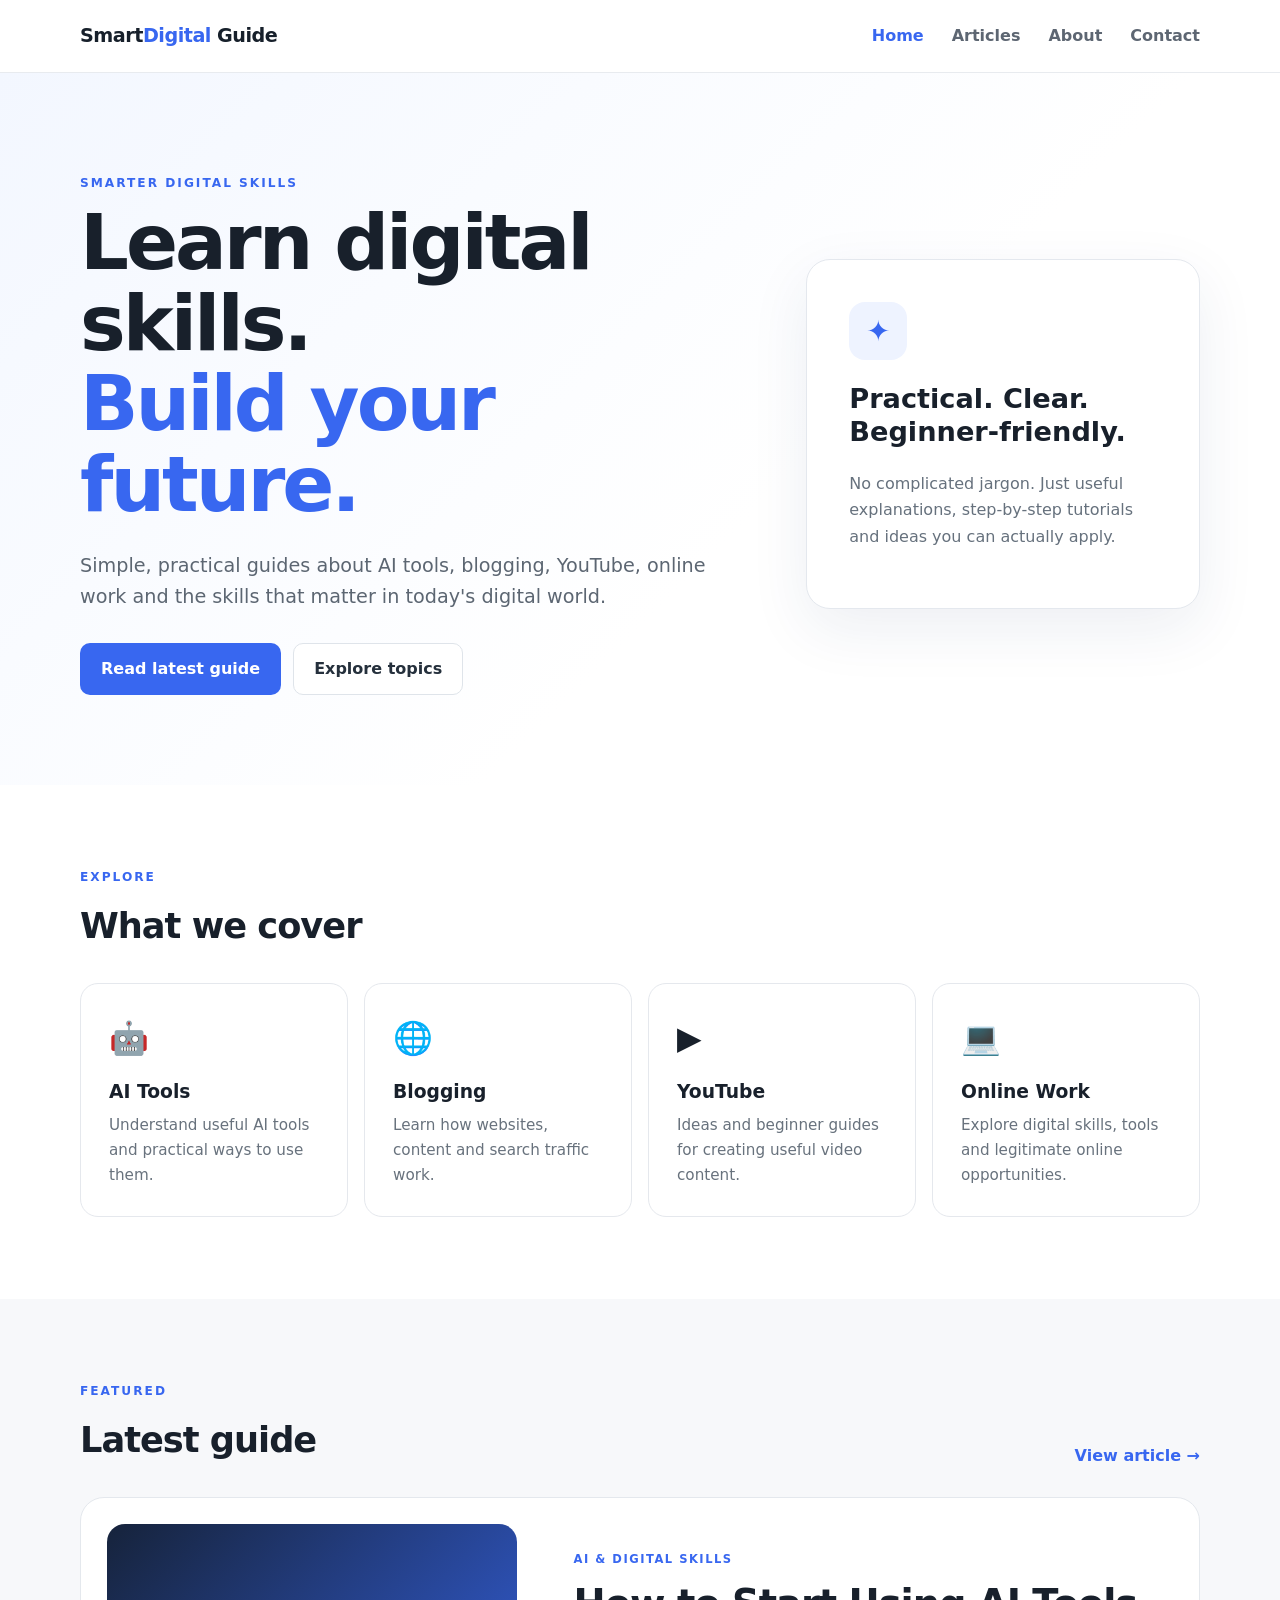
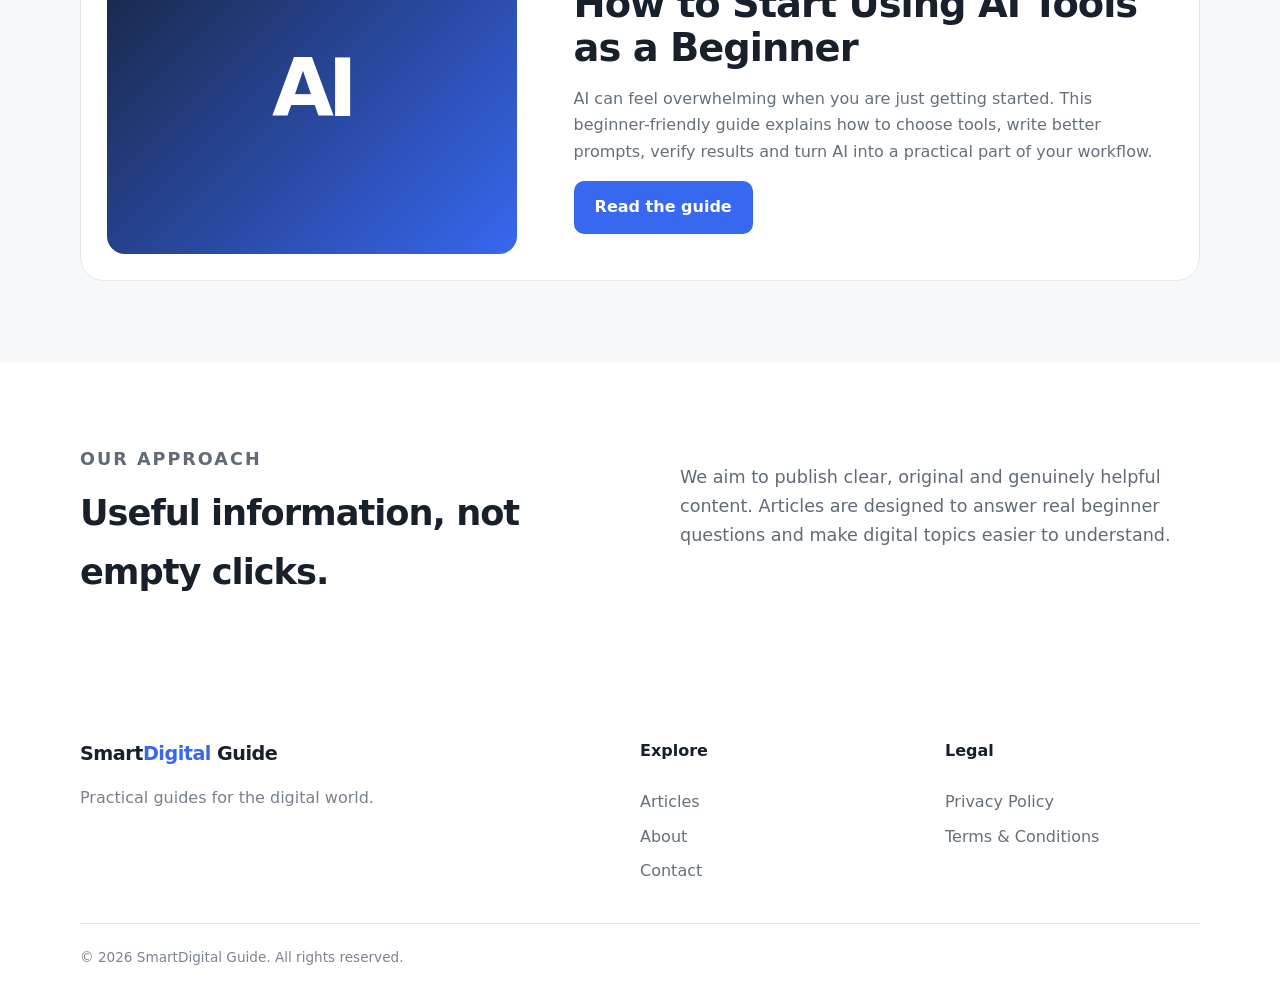
<file: index.html>
<!doctype html>
<html lang="en">
<head>
<meta charset="utf-8">
<meta name="viewport" content="width=device-width, initial-scale=1">
<meta name="description" content="SmartDigital Guide — practical guides to AI tools, blogging, YouTube, online work and digital skills.">
<title>SmartDigital Guide | AI, Online Work & Digital Skills</title>
<link rel="stylesheet" href="style.css">
</head>
<body>
<header class="site-header">
  <div class="container nav">
    <a class="logo" href="index.html">Smart<span>Digital</span> Guide</a>
    <nav>
      <a class="active" href="index.html">Home</a>
      <a href="article.html">Articles</a>
      <a href="about.html">About</a>
      <a href="contact.html">Contact</a>
    </nav>
    <button class="menu" aria-label="Toggle menu">☰</button>
  </div>
</header>

<main>
<section class="hero">
  <div class="container hero-grid">
    <div>
      <p class="eyebrow">SMARTER DIGITAL SKILLS</p>
      <h1>Learn digital skills.<br><span>Build your future.</span></h1>
      <p class="lead">Simple, practical guides about AI tools, blogging, YouTube, online work and the skills that matter in today's digital world.</p>
      <div class="hero-actions">
        <a class="btn primary" href="article.html">Read latest guide</a>
        <a class="btn secondary" href="#topics">Explore topics</a>
      </div>
    </div>
    <div class="hero-card">
      <div class="hero-icon">✦</div>
      <h2>Practical. Clear. Beginner-friendly.</h2>
      <p>No complicated jargon. Just useful explanations, step-by-step tutorials and ideas you can actually apply.</p>
    </div>
  </div>
</section>

<section id="topics" class="section">
  <div class="container">
    <div class="section-head"><div><p class="eyebrow">EXPLORE</p><h2>What we cover</h2></div></div>
    <div class="topic-grid">
      <a class="topic" href="article.html"><span>🤖</span><h3>AI Tools</h3><p>Understand useful AI tools and practical ways to use them.</p></a>
      <a class="topic" href="article.html"><span>🌐</span><h3>Blogging</h3><p>Learn how websites, content and search traffic work.</p></a>
      <a class="topic" href="article.html"><span>▶️</span><h3>YouTube</h3><p>Ideas and beginner guides for creating useful video content.</p></a>
      <a class="topic" href="article.html"><span>💻</span><h3>Online Work</h3><p>Explore digital skills, tools and legitimate online opportunities.</p></a>
    </div>
  </div>
</section>

<section class="section muted">
  <div class="container">
    <div class="section-head"><div><p class="eyebrow">FEATURED</p><h2>Latest guide</h2></div><a class="text-link" href="article.html">View article →</a></div>
    <article class="featured">
      <div class="feature-art">AI</div>
      <div class="feature-copy">
        <span class="tag">AI & DIGITAL SKILLS</span>
        <h2>How to Start Using AI Tools as a Beginner</h2>
        <p>AI can feel overwhelming when you are just getting started. This beginner-friendly guide explains how to choose tools, write better prompts, verify results and turn AI into a practical part of your workflow.</p>
        <a class="btn primary" href="article.html">Read the guide</a>
      </div>
    </article>
  </div>
</section>

<section class="section">
  <div class="container trust">
    <div><p class="eyebrow">OUR APPROACH</p><h2>Useful information, not empty clicks.</h2></div>
    <p>We aim to publish clear, original and genuinely helpful content. Articles are designed to answer real beginner questions and make digital topics easier to understand.</p>
  </div>
</section>
</main>

<footer>
  <div class="container footer-grid">
    <div><a class="logo" href="index.html">Smart<span>Digital</span> Guide</a><p>Practical guides for the digital world.</p></div>
    <div><h4>Explore</h4><a href="article.html">Articles</a><a href="about.html">About</a><a href="contact.html">Contact</a></div>
    <div><h4>Legal</h4><a href="privacy.html">Privacy Policy</a><a href="terms.html">Terms & Conditions</a></div>
  </div>
  <div class="container copyright">© 2026 SmartDigital Guide. All rights reserved.</div>
</footer>
<script src="script.js"></script>
</body>
</html>
</file>
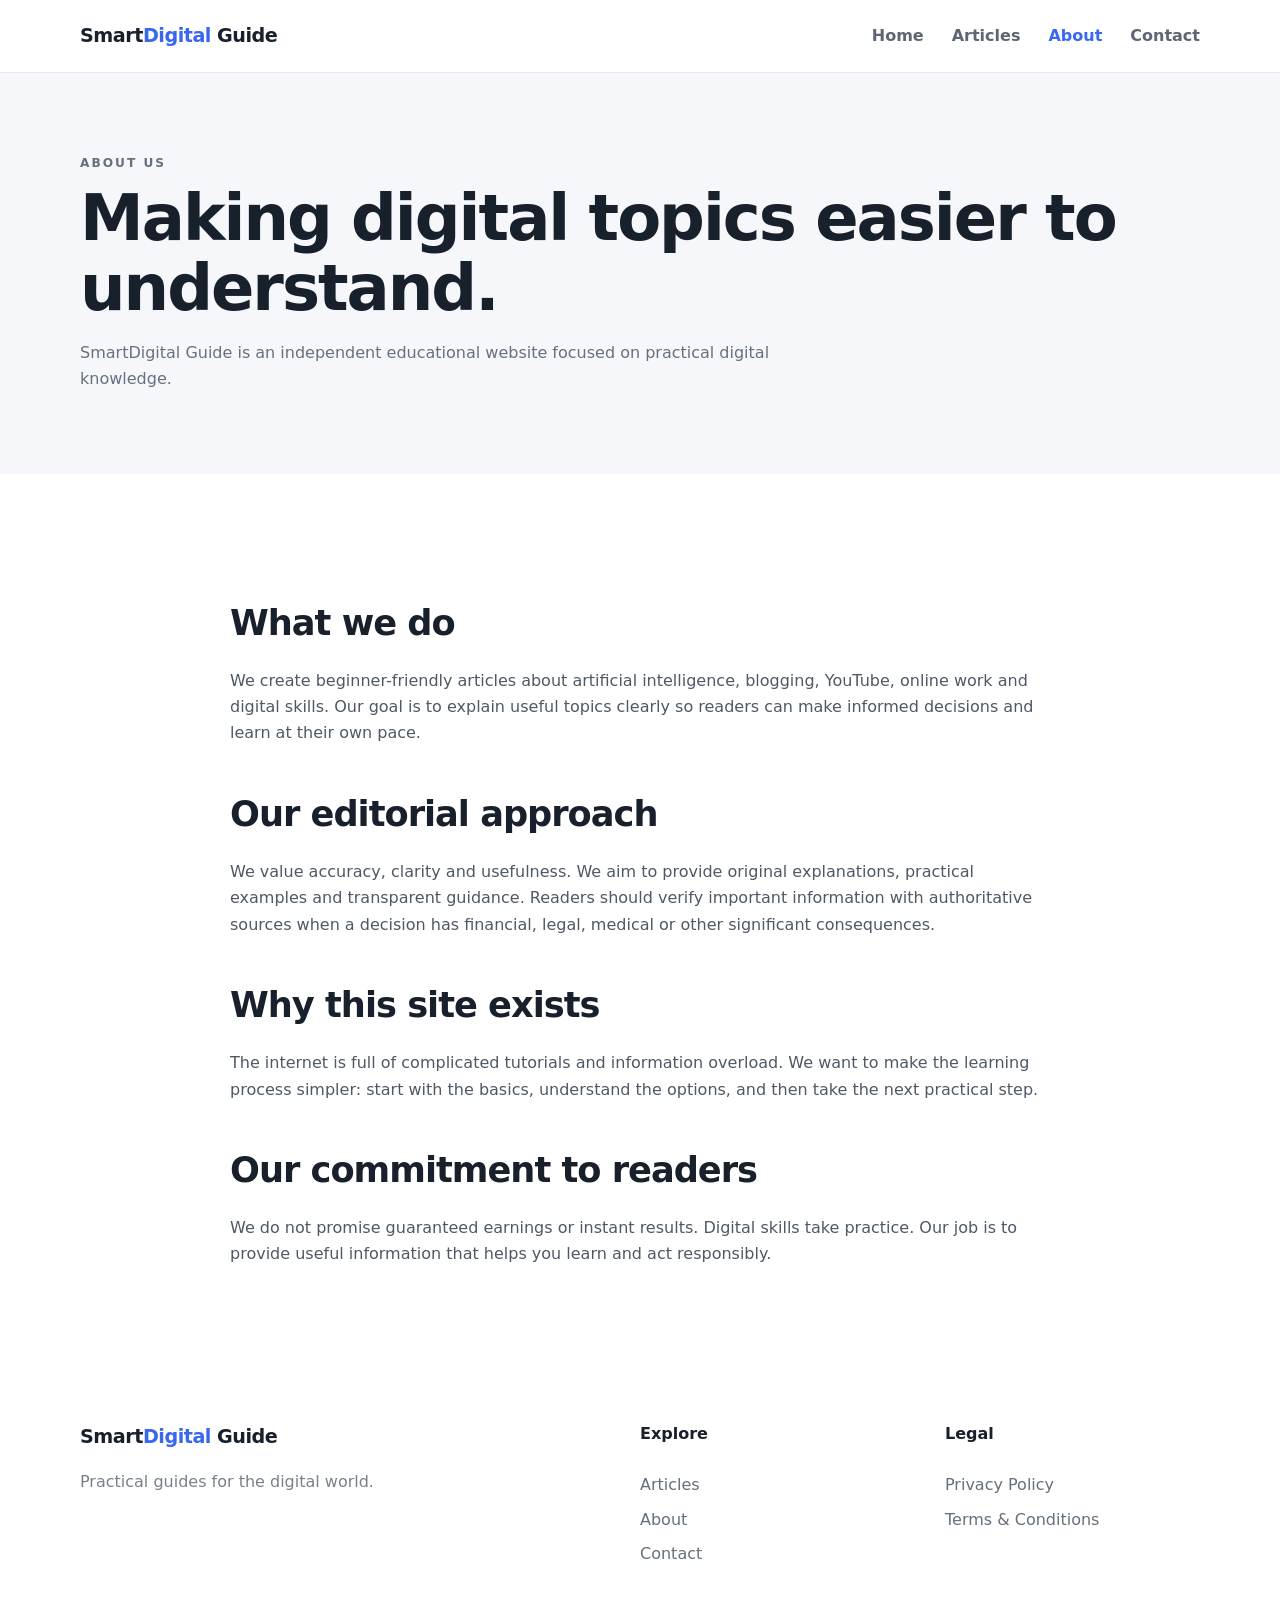
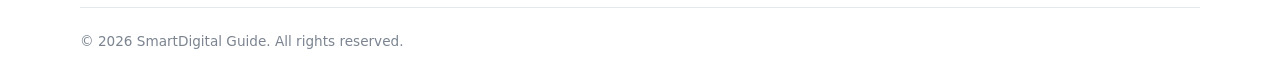
<file: about.html>
<!doctype html><html lang="en"><head><meta charset="utf-8"><meta name="viewport" content="width=device-width, initial-scale=1"><title>About Us | SmartDigital Guide</title><link rel="stylesheet" href="style.css"></head><body>
<header class="site-header"><div class="container nav"><a class="logo" href="index.html">Smart<span>Digital</span> Guide</a><nav><a href="index.html">Home</a><a href="article.html">Articles</a><a class="active" href="about.html">About</a><a href="contact.html">Contact</a></nav><button class="menu">☰</button></div></header>
<main><section class="page-hero"><div class="container"><p class="eyebrow">ABOUT US</p><h1>Making digital topics easier to understand.</h1><p>SmartDigital Guide is an independent educational website focused on practical digital knowledge.</p></div></section>
<section class="section"><div class="container prose"><h2>What we do</h2><p>We create beginner-friendly articles about artificial intelligence, blogging, YouTube, online work and digital skills. Our goal is to explain useful topics clearly so readers can make informed decisions and learn at their own pace.</p><h2>Our editorial approach</h2><p>We value accuracy, clarity and usefulness. We aim to provide original explanations, practical examples and transparent guidance. Readers should verify important information with authoritative sources when a decision has financial, legal, medical or other significant consequences.</p><h2>Why this site exists</h2><p>The internet is full of complicated tutorials and information overload. We want to make the learning process simpler: start with the basics, understand the options, and then take the next practical step.</p><h2>Our commitment to readers</h2><p>We do not promise guaranteed earnings or instant results. Digital skills take practice. Our job is to provide useful information that helps you learn and act responsibly.</p></div></section></main>
<footer><div class="container footer-grid"><div><a class="logo" href="index.html">Smart<span>Digital</span> Guide</a><p>Practical guides for the digital world.</p></div><div><h4>Explore</h4><a href="article.html">Articles</a><a href="about.html">About</a><a href="contact.html">Contact</a></div><div><h4>Legal</h4><a href="privacy.html">Privacy Policy</a><a href="terms.html">Terms & Conditions</a></div></div><div class="container copyright">© 2026 SmartDigital Guide. All rights reserved.</div></footer><script src="script.js"></script></body></html>
</file>
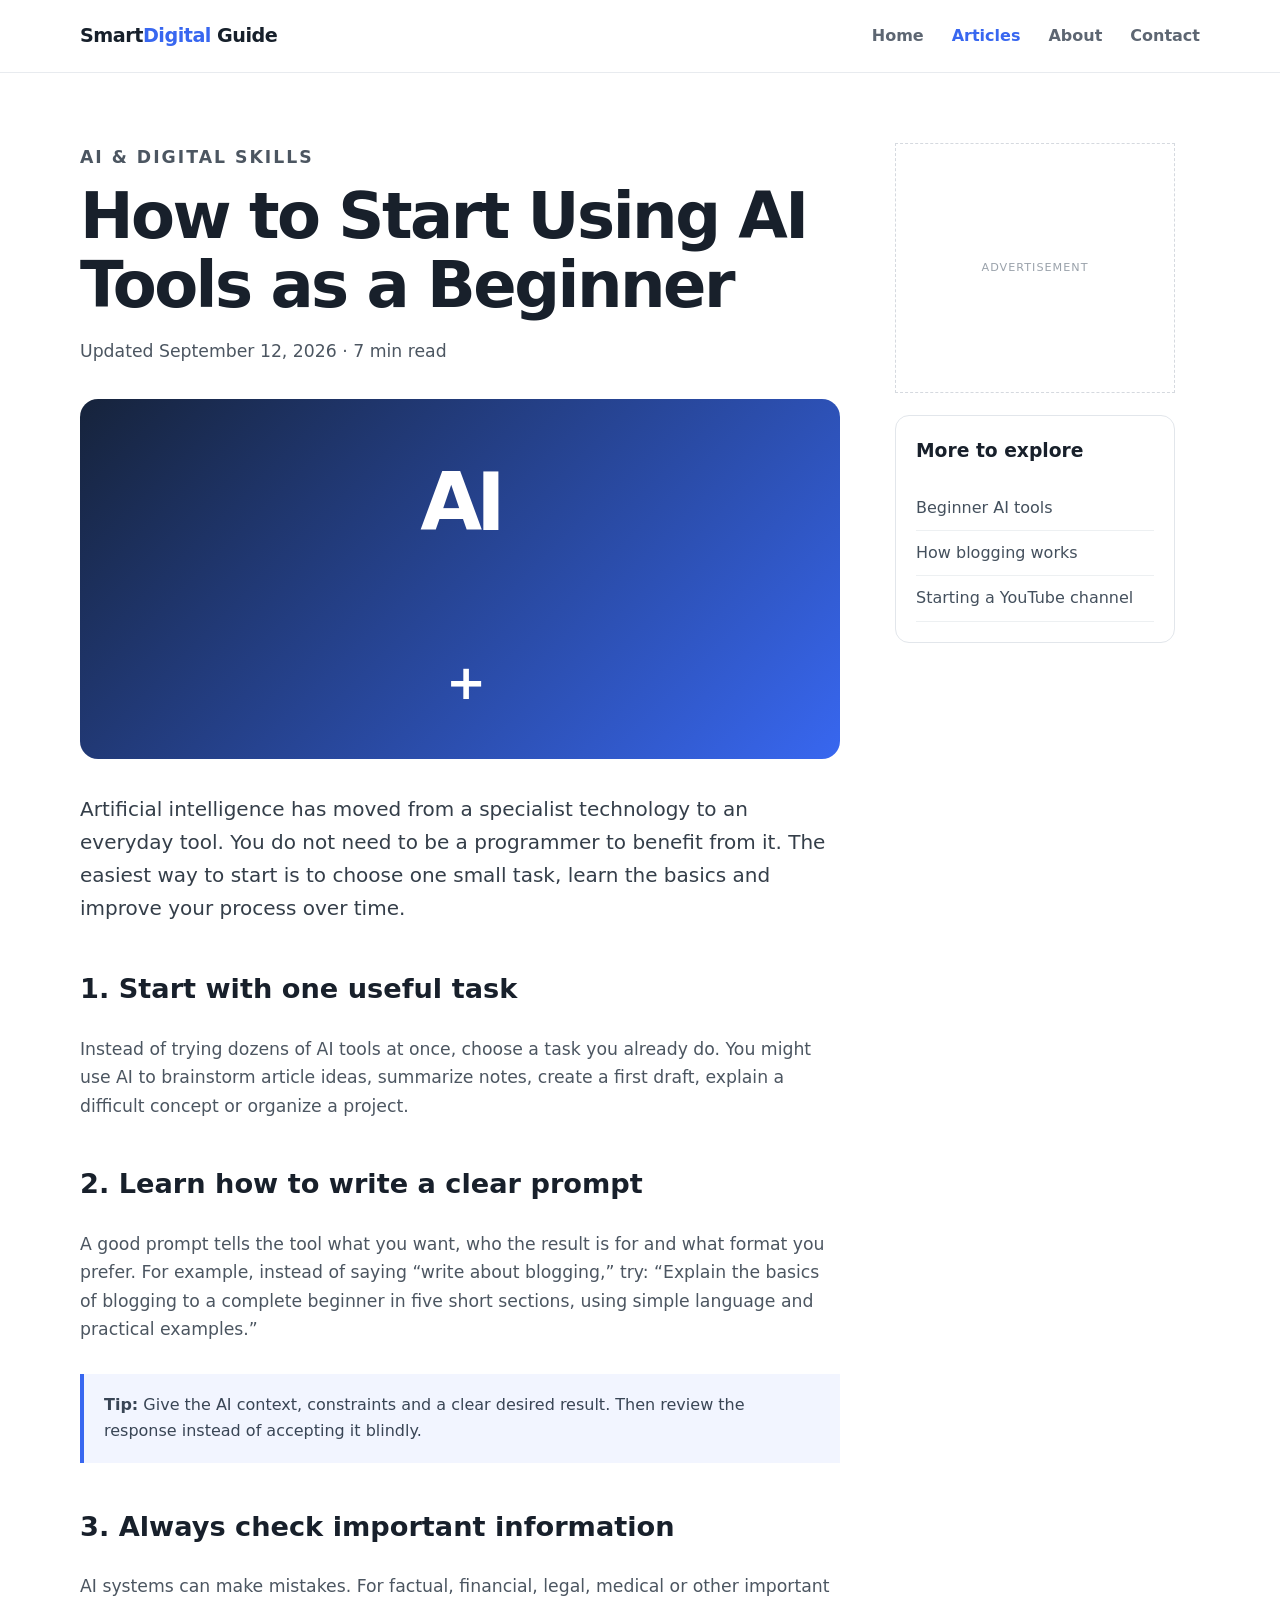
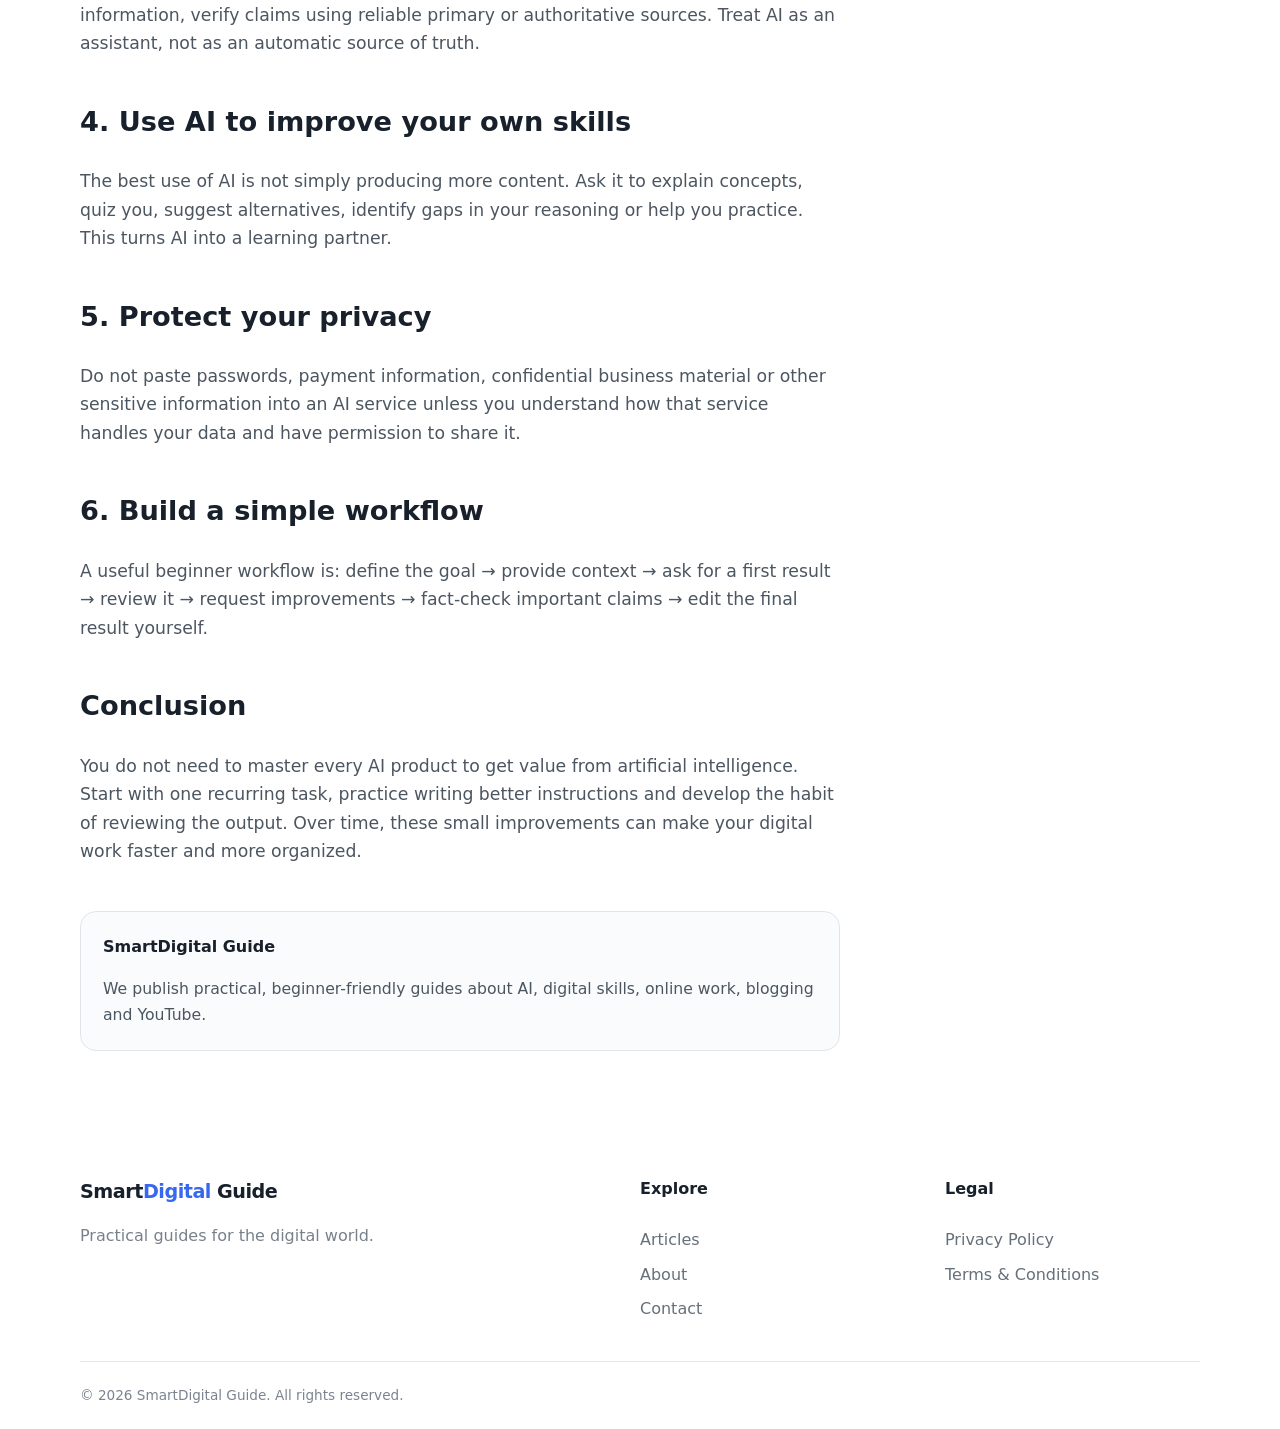
<file: article.html>
<!doctype html>
<html lang="en"><head><meta charset="utf-8"><meta name="viewport" content="width=device-width, initial-scale=1">
<meta name="description" content="A beginner-friendly guide to using AI tools effectively.">
<title>How to Start Using AI Tools as a Beginner | SmartDigital Guide</title><link rel="stylesheet" href="style.css"></head>
<body>
<header class="site-header"><div class="container nav"><a class="logo" href="index.html">Smart<span>Digital</span> Guide</a><nav><a href="index.html">Home</a><a class="active" href="article.html">Articles</a><a href="about.html">About</a><a href="contact.html">Contact</a></nav><button class="menu">☰</button></div></header>
<main>
<div class="container article-wrap">
  <article class="article">
    <p class="eyebrow">AI & DIGITAL SKILLS</p>
    <h1>How to Start Using AI Tools as a Beginner</h1>
    <p class="article-meta">Updated September 12, 2026 · 7 min read</p>
    <div class="article-cover">AI<span>+</span></div>
    <p class="intro">Artificial intelligence has moved from a specialist technology to an everyday tool. You do not need to be a programmer to benefit from it. The easiest way to start is to choose one small task, learn the basics and improve your process over time.</p>
    <h2>1. Start with one useful task</h2>
    <p>Instead of trying dozens of AI tools at once, choose a task you already do. You might use AI to brainstorm article ideas, summarize notes, create a first draft, explain a difficult concept or organize a project.</p>
    <h2>2. Learn how to write a clear prompt</h2>
    <p>A good prompt tells the tool what you want, who the result is for and what format you prefer. For example, instead of saying “write about blogging,” try: “Explain the basics of blogging to a complete beginner in five short sections, using simple language and practical examples.”</p>
    <div class="callout"><strong>Tip:</strong> Give the AI context, constraints and a clear desired result. Then review the response instead of accepting it blindly.</div>
    <h2>3. Always check important information</h2>
    <p>AI systems can make mistakes. For factual, financial, legal, medical or other important information, verify claims using reliable primary or authoritative sources. Treat AI as an assistant, not as an automatic source of truth.</p>
    <h2>4. Use AI to improve your own skills</h2>
    <p>The best use of AI is not simply producing more content. Ask it to explain concepts, quiz you, suggest alternatives, identify gaps in your reasoning or help you practice. This turns AI into a learning partner.</p>
    <h2>5. Protect your privacy</h2>
    <p>Do not paste passwords, payment information, confidential business material or other sensitive information into an AI service unless you understand how that service handles your data and have permission to share it.</p>
    <h2>6. Build a simple workflow</h2>
    <p>A useful beginner workflow is: define the goal → provide context → ask for a first result → review it → request improvements → fact-check important claims → edit the final result yourself.</p>
    <h2>Conclusion</h2>
    <p>You do not need to master every AI product to get value from artificial intelligence. Start with one recurring task, practice writing better instructions and develop the habit of reviewing the output. Over time, these small improvements can make your digital work faster and more organized.</p>
    <div class="author-box"><strong>SmartDigital Guide</strong><p>We publish practical, beginner-friendly guides about AI, digital skills, online work, blogging and YouTube.</p></div>
  </article>
  <aside class="sidebar"><div class="ad-space">ADVERTISEMENT</div><div class="side-card"><h3>More to explore</h3><a href="article.html">Beginner AI tools</a><a href="article.html">How blogging works</a><a href="article.html">Starting a YouTube channel</a></div></aside>
</div>
</main>
<footer><div class="container footer-grid"><div><a class="logo" href="index.html">Smart<span>Digital</span> Guide</a><p>Practical guides for the digital world.</p></div><div><h4>Explore</h4><a href="article.html">Articles</a><a href="about.html">About</a><a href="contact.html">Contact</a></div><div><h4>Legal</h4><a href="privacy.html">Privacy Policy</a><a href="terms.html">Terms & Conditions</a></div></div><div class="container copyright">© 2026 SmartDigital Guide. All rights reserved.</div></footer>
<script src="script.js"></script></body></html>
</file>
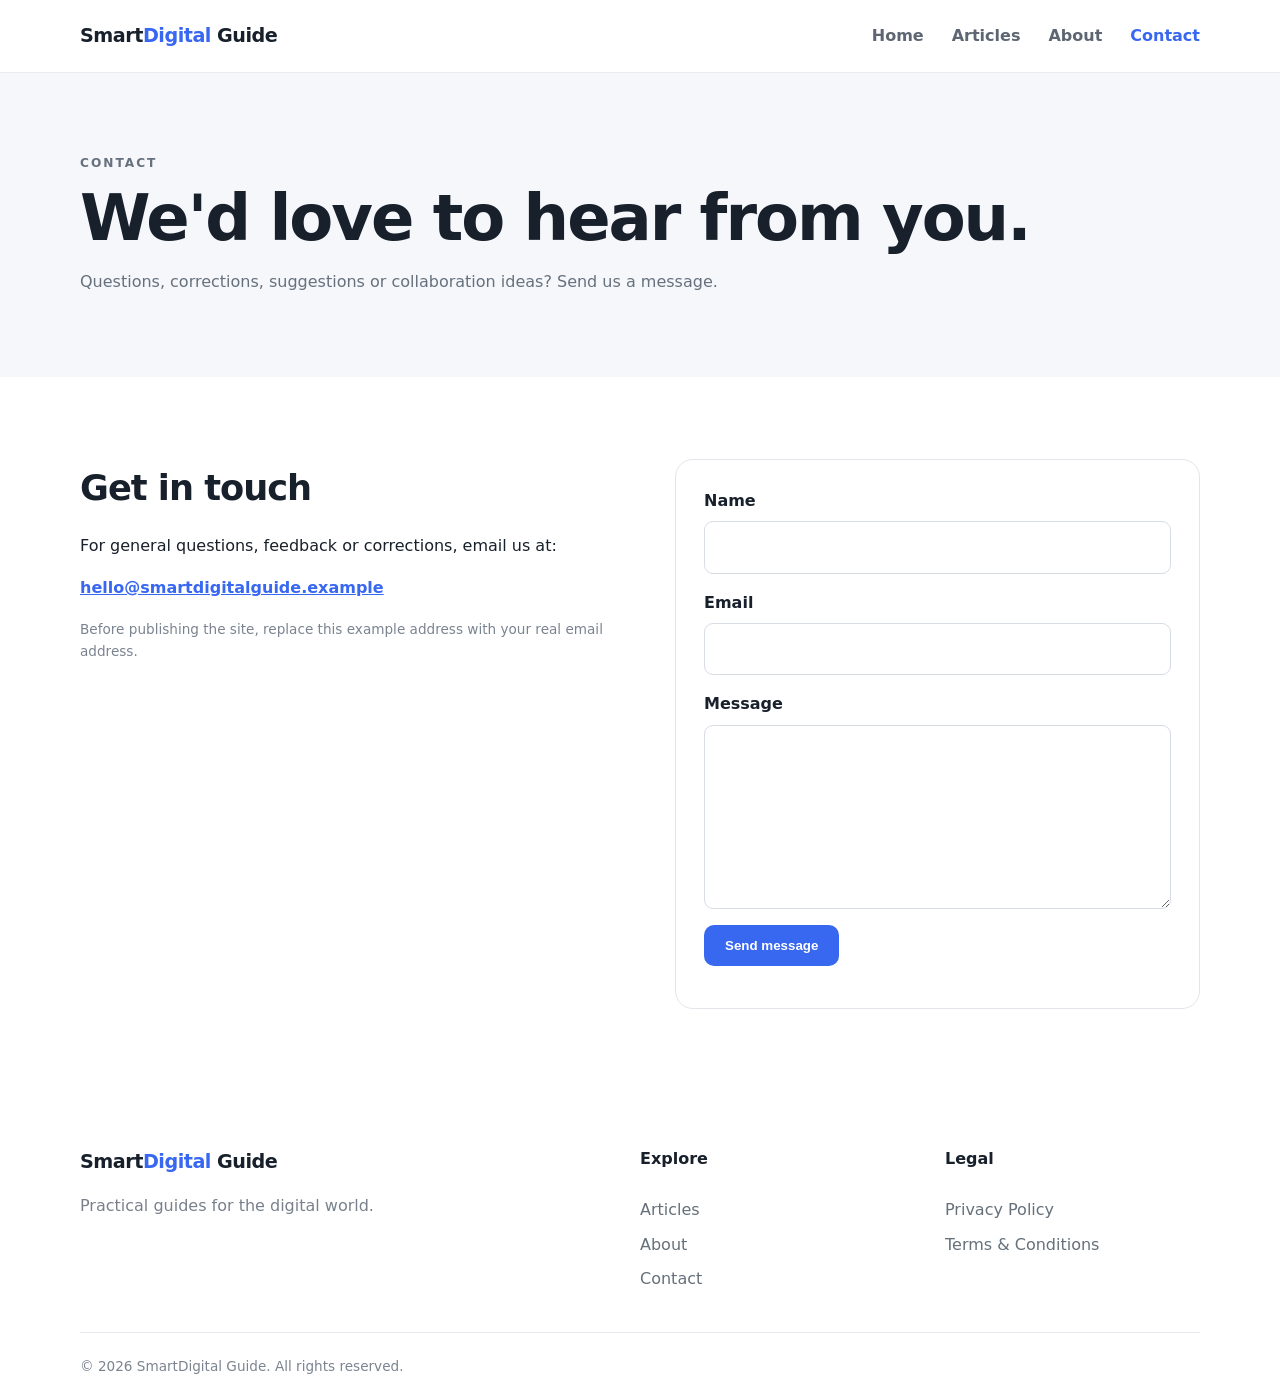
<file: contact.html>
<!doctype html><html lang="en"><head><meta charset="utf-8"><meta name="viewport" content="width=device-width, initial-scale=1"><title>Contact Us | SmartDigital Guide</title><link rel="stylesheet" href="style.css"></head><body>
<header class="site-header"><div class="container nav"><a class="logo" href="index.html">Smart<span>Digital</span> Guide</a><nav><a href="index.html">Home</a><a href="article.html">Articles</a><a href="about.html">About</a><a class="active" href="contact.html">Contact</a></nav><button class="menu">☰</button></div></header>
<main><section class="page-hero"><div class="container"><p class="eyebrow">CONTACT</p><h1>We'd love to hear from you.</h1><p>Questions, corrections, suggestions or collaboration ideas? Send us a message.</p></div></section>
<section class="section"><div class="container contact-grid"><div><h2>Get in touch</h2><p>For general questions, feedback or corrections, email us at:</p><p><a class="email" href="mailto:hello@smartdigitalguide.example">hello@smartdigitalguide.example</a></p><p class="small">Before publishing the site, replace this example address with your real email address.</p></div><form onsubmit="return handleContact(event)"><label>Name<input required name="name" type="text"></label><label>Email<input required name="email" type="email"></label><label>Message<textarea required name="message" rows="6"></textarea></label><button class="btn primary" type="submit">Send message</button><p id="form-status" class="small"></p></form></div></section></main>
<footer><div class="container footer-grid"><div><a class="logo" href="index.html">Smart<span>Digital</span> Guide</a><p>Practical guides for the digital world.</p></div><div><h4>Explore</h4><a href="article.html">Articles</a><a href="about.html">About</a><a href="contact.html">Contact</a></div><div><h4>Legal</h4><a href="privacy.html">Privacy Policy</a><a href="terms.html">Terms & Conditions</a></div></div><div class="container copyright">© 2026 SmartDigital Guide. All rights reserved.</div></footer><script src="script.js"></script></body></html>
</file>
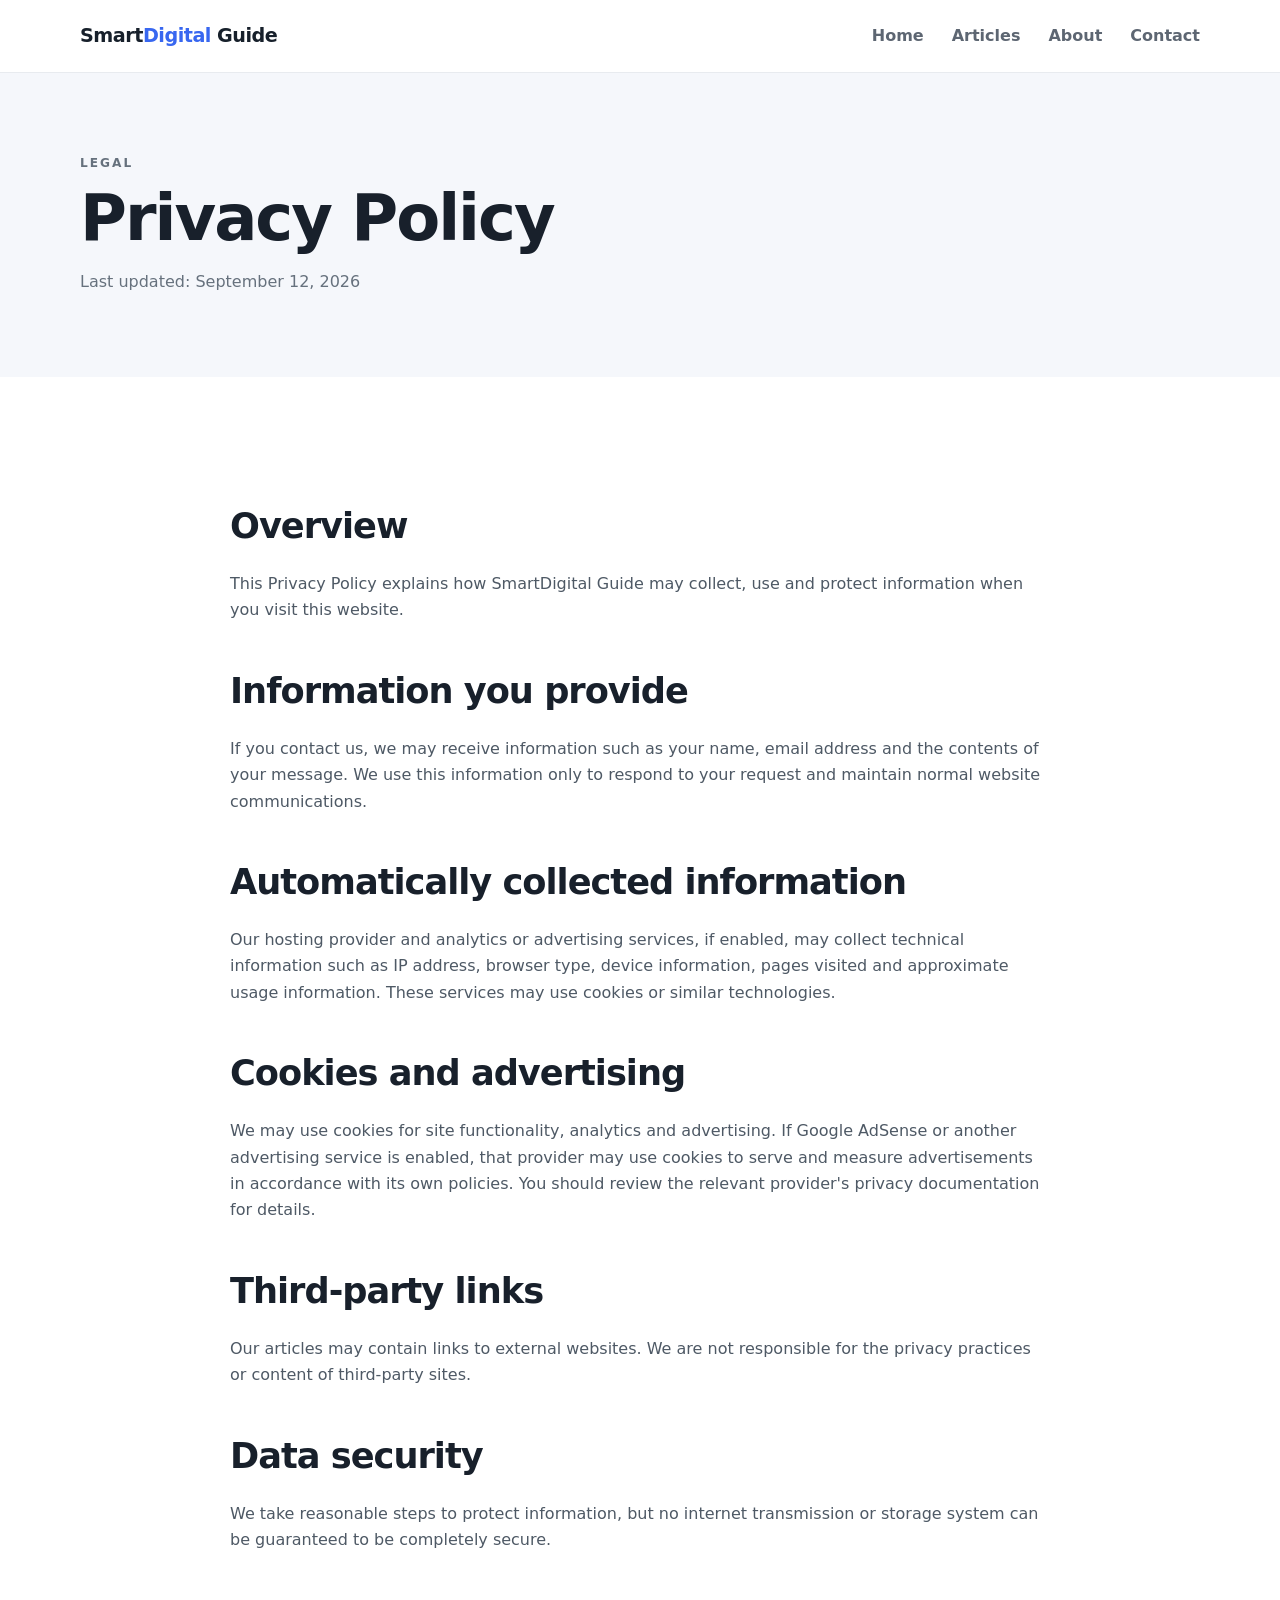
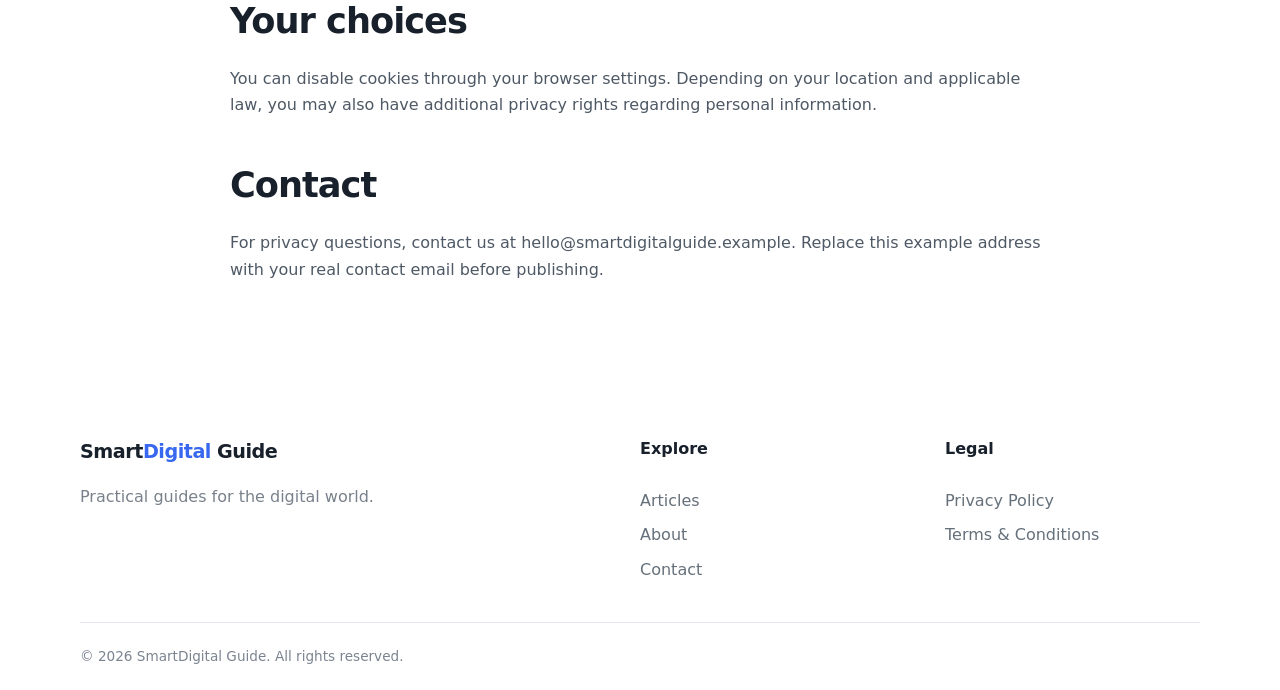
<file: privacy.html>
<!doctype html><html lang="en"><head><meta charset="utf-8"><meta name="viewport" content="width=device-width, initial-scale=1"><title>Privacy Policy | SmartDigital Guide</title><link rel="stylesheet" href="style.css"></head><body>
<header class="site-header"><div class="container nav"><a class="logo" href="index.html">Smart<span>Digital</span> Guide</a><nav><a href="index.html">Home</a><a href="article.html">Articles</a><a href="about.html">About</a><a href="contact.html">Contact</a></nav><button class="menu">☰</button></div></header>
<main><section class="page-hero"><div class="container"><p class="eyebrow">LEGAL</p><h1>Privacy Policy</h1><p>Last updated: September 12, 2026</p></div></section><section class="section"><div class="container prose"><h2>Overview</h2><p>This Privacy Policy explains how SmartDigital Guide may collect, use and protect information when you visit this website.</p><h2>Information you provide</h2><p>If you contact us, we may receive information such as your name, email address and the contents of your message. We use this information only to respond to your request and maintain normal website communications.</p><h2>Automatically collected information</h2><p>Our hosting provider and analytics or advertising services, if enabled, may collect technical information such as IP address, browser type, device information, pages visited and approximate usage information. These services may use cookies or similar technologies.</p><h2>Cookies and advertising</h2><p>We may use cookies for site functionality, analytics and advertising. If Google AdSense or another advertising service is enabled, that provider may use cookies to serve and measure advertisements in accordance with its own policies. You should review the relevant provider's privacy documentation for details.</p><h2>Third-party links</h2><p>Our articles may contain links to external websites. We are not responsible for the privacy practices or content of third-party sites.</p><h2>Data security</h2><p>We take reasonable steps to protect information, but no internet transmission or storage system can be guaranteed to be completely secure.</p><h2>Your choices</h2><p>You can disable cookies through your browser settings. Depending on your location and applicable law, you may also have additional privacy rights regarding personal information.</p><h2>Contact</h2><p>For privacy questions, contact us at hello@smartdigitalguide.example. Replace this example address with your real contact email before publishing.</p></div></section></main>
<footer><div class="container footer-grid"><div><a class="logo" href="index.html">Smart<span>Digital</span> Guide</a><p>Practical guides for the digital world.</p></div><div><h4>Explore</h4><a href="article.html">Articles</a><a href="about.html">About</a><a href="contact.html">Contact</a></div><div><h4>Legal</h4><a href="privacy.html">Privacy Policy</a><a href="terms.html">Terms & Conditions</a></div></div><div class="container copyright">© 2026 SmartDigital Guide. All rights reserved.</div></footer><script src="script.js"></script></body></html>
</file>
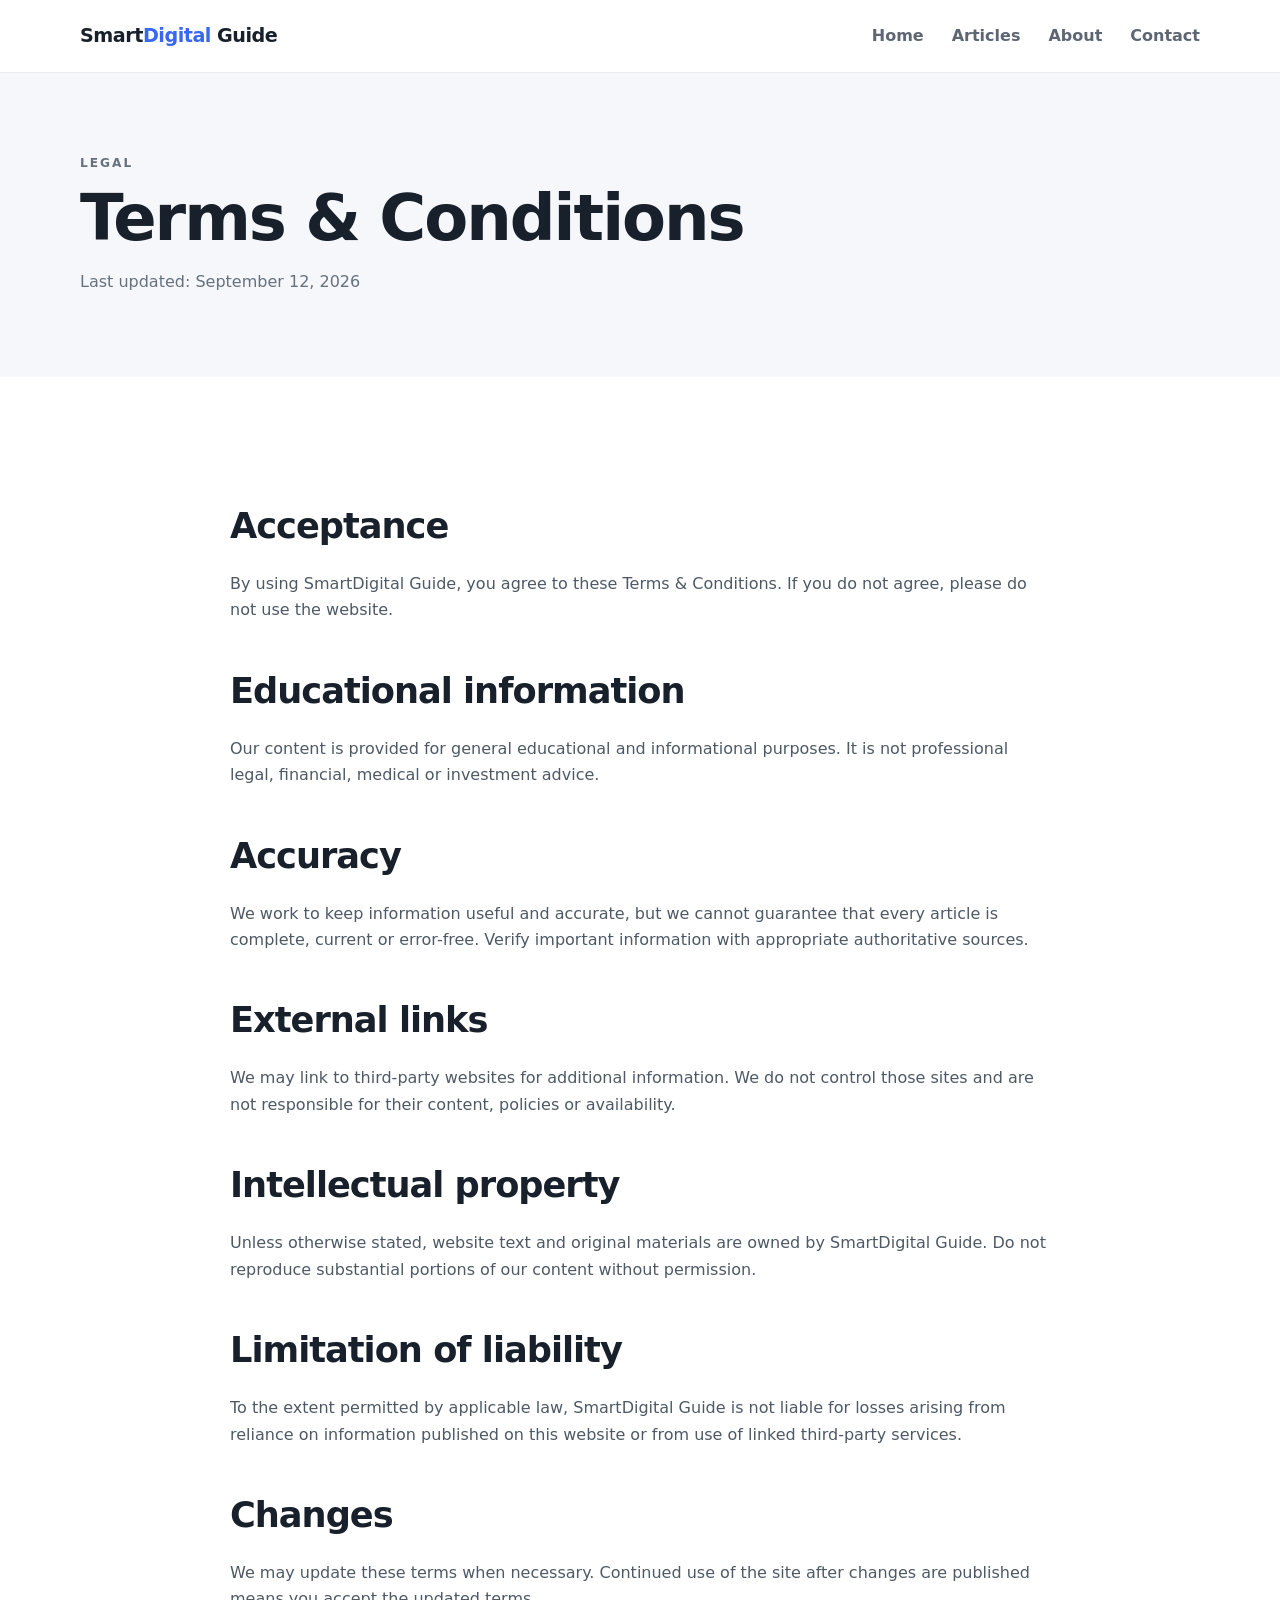
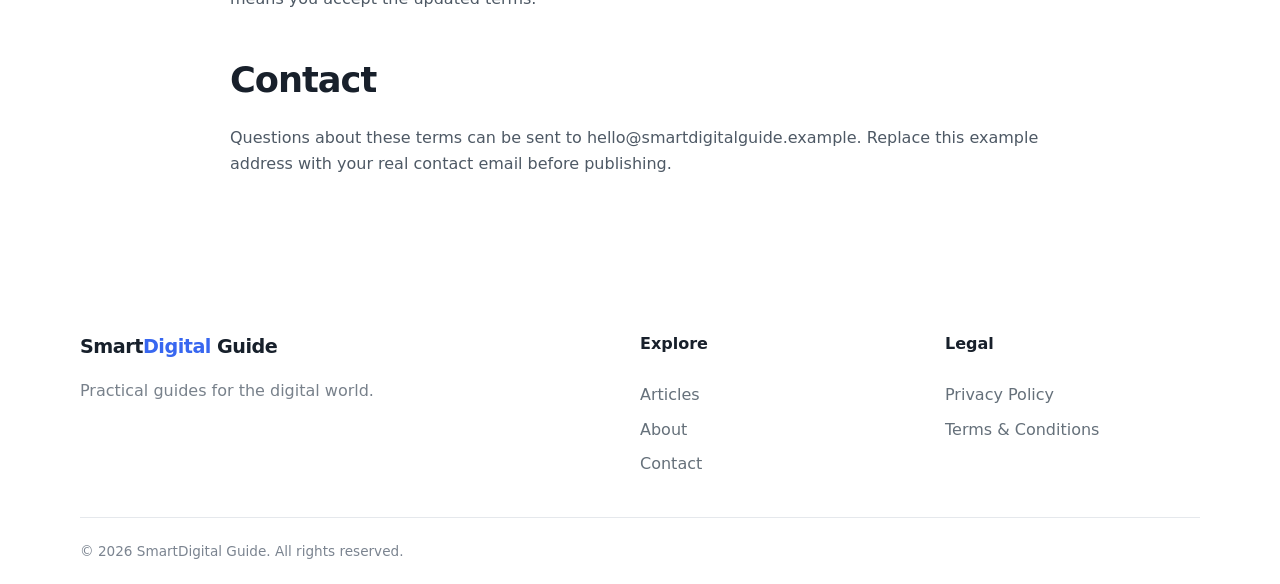
<file: terms.html>
<!doctype html><html lang="en"><head><meta charset="utf-8"><meta name="viewport" content="width=device-width, initial-scale=1"><title>Terms & Conditions | SmartDigital Guide</title><link rel="stylesheet" href="style.css"></head><body>
<header class="site-header"><div class="container nav"><a class="logo" href="index.html">Smart<span>Digital</span> Guide</a><nav><a href="index.html">Home</a><a href="article.html">Articles</a><a href="about.html">About</a><a href="contact.html">Contact</a></nav><button class="menu">☰</button></div></header>
<main><section class="page-hero"><div class="container"><p class="eyebrow">LEGAL</p><h1>Terms & Conditions</h1><p>Last updated: September 12, 2026</p></div></section><section class="section"><div class="container prose"><h2>Acceptance</h2><p>By using SmartDigital Guide, you agree to these Terms & Conditions. If you do not agree, please do not use the website.</p><h2>Educational information</h2><p>Our content is provided for general educational and informational purposes. It is not professional legal, financial, medical or investment advice.</p><h2>Accuracy</h2><p>We work to keep information useful and accurate, but we cannot guarantee that every article is complete, current or error-free. Verify important information with appropriate authoritative sources.</p><h2>External links</h2><p>We may link to third-party websites for additional information. We do not control those sites and are not responsible for their content, policies or availability.</p><h2>Intellectual property</h2><p>Unless otherwise stated, website text and original materials are owned by SmartDigital Guide. Do not reproduce substantial portions of our content without permission.</p><h2>Limitation of liability</h2><p>To the extent permitted by applicable law, SmartDigital Guide is not liable for losses arising from reliance on information published on this website or from use of linked third-party services.</p><h2>Changes</h2><p>We may update these terms when necessary. Continued use of the site after changes are published means you accept the updated terms.</p><h2>Contact</h2><p>Questions about these terms can be sent to hello@smartdigitalguide.example. Replace this example address with your real contact email before publishing.</p></div></section></main>
<footer><div class="container footer-grid"><div><a class="logo" href="index.html">Smart<span>Digital</span> Guide</a><p>Practical guides for the digital world.</p></div><div><h4>Explore</h4><a href="article.html">Articles</a><a href="about.html">About</a><a href="contact.html">Contact</a></div><div><h4>Legal</h4><a href="privacy.html">Privacy Policy</a><a href="terms.html">Terms & Conditions</a></div></div><div class="container copyright">© 2026 SmartDigital Guide. All rights reserved.</div></footer><script src="script.js"></script></body></html>
</file>
<file: style.css>
*{box-sizing:border-box}html{scroll-behavior:smooth}body{margin:0;font-family:Inter,system-ui,-apple-system,Segoe UI,Roboto,Arial,sans-serif;color:#18202b;background:#fff;line-height:1.65}.container{width:min(1120px,92%);margin:auto}.site-header{position:sticky;top:0;z-index:20;background:rgba(255,255,255,.94);backdrop-filter:blur(12px);border-bottom:1px solid #e8ebef}.nav{height:72px;display:flex;align-items:center;justify-content:space-between}.logo{font-size:1.2rem;font-weight:800;text-decoration:none;color:#17202b;letter-spacing:-.5px}.logo span{color:#3867f0}.nav nav{display:flex;gap:28px}.nav nav a{color:#5d6672;text-decoration:none;font-weight:600}.nav nav a:hover,.nav nav a.active{color:#3867f0}.menu{display:none;border:0;background:none;font-size:1.5rem}.hero{background:linear-gradient(135deg,#f3f7ff 0%,#fff 60%);padding:100px 0 90px}.hero-grid{display:grid;grid-template-columns:1.25fr .75fr;gap:70px;align-items:center}.eyebrow{color:#3867f0;font-size:.76rem;letter-spacing:2px;font-weight:800;margin:0 0 10px}.hero h1{font-size:clamp(2.8rem,6vw,5rem);line-height:1.05;letter-spacing:-3px;margin:0 0 24px}.hero h1 span{color:#3867f0}.lead{font-size:1.2rem;color:#5c6672;max-width:650px}.hero-actions{display:flex;gap:12px;margin-top:30px}.btn{display:inline-block;padding:12px 20px;border-radius:10px;text-decoration:none;font-weight:750;border:1px solid transparent;cursor:pointer}.primary{background:#3867f0;color:#fff}.primary:hover{background:#2f58d0}.secondary{background:#fff;color:#25303c;border-color:#dfe4ea}.hero-card{background:#fff;border:1px solid #e4e8ee;border-radius:24px;padding:42px;box-shadow:0 20px 60px rgba(30,55,100,.08)}.hero-icon{width:58px;height:58px;display:grid;place-items:center;border-radius:16px;background:#eef3ff;color:#3867f0;font-size:1.8rem}.hero-card h2{font-size:1.7rem;line-height:1.2}.hero-card p{color:#66717d}.section{padding:82px 0}.muted{background:#f7f8fa}.section-head{display:flex;justify-content:space-between;align-items:end;margin-bottom:28px}.section h2{font-size:2.2rem;letter-spacing:-1px;margin:0}.text-link{color:#3867f0;text-decoration:none;font-weight:700}.topic-grid{display:grid;grid-template-columns:repeat(4,1fr);gap:16px}.topic{padding:28px;background:#fff;border:1px solid #e5e8ed;border-radius:18px;text-decoration:none;color:inherit;transition:.2s}.topic:hover{transform:translateY(-3px);box-shadow:0 12px 35px rgba(20,30,50,.08)}.topic span{font-size:2rem}.topic h3{margin:12px 0 5px}.topic p{margin:0;color:#68727d;font-size:.95rem}.featured{display:grid;grid-template-columns:.8fr 1.2fr;gap:42px;align-items:center;background:#fff;border:1px solid #e4e8ed;border-radius:24px;padding:26px}.feature-art,.article-cover{min-height:330px;border-radius:18px;background:linear-gradient(135deg,#16233b,#3867f0);display:grid;place-items:center;color:#fff;font-size:5rem;font-weight:900;letter-spacing:-6px}.feature-copy{padding:15px}.tag{font-size:.72rem;color:#3867f0;font-weight:800;letter-spacing:1.5px}.feature-copy h2{font-size:2.4rem;line-height:1.15;margin:10px 0}.feature-copy p{color:#65707b}.trust{display:grid;grid-template-columns:1fr 1fr;gap:80px;align-items:start}.trust p{color:#606b77;font-size:1.1rem}.page-hero{padding:80px 0 65px;background:#f5f7fb}.page-hero h1{font-size:clamp(2.5rem,5vw,4rem);line-height:1.1;letter-spacing:-2px;margin:0 0 15px}.page-hero p{color:#66717d;max-width:700px}.prose{max-width:820px}.prose h2{margin-top:38px}.prose p{color:#4e5965}.article-wrap{display:grid;grid-template-columns:minmax(0,760px) 280px;gap:55px;padding:70px 0}.article h1{font-size:clamp(2.5rem,5vw,4.3rem);line-height:1.08;letter-spacing:-2.5px;margin:5px 0 12px}.article-meta{color:#7a8490;font-size:.92rem}.article-cover{margin:34px 0;min-height:360px}.article-cover span{font-size:3rem;margin-left:6px}.article p{font-size:1.08rem;color:#4c5661}.article .intro{font-size:1.25rem;color:#343e49}.article h2{margin-top:42px;font-size:1.7rem}.callout{border-left:4px solid #3867f0;background:#f2f5ff;padding:18px 20px;margin:30px 0;color:#394555}.author-box{margin-top:45px;border:1px solid #e1e5ea;border-radius:16px;padding:22px;background:#fafbfc}.author-box p{margin-bottom:0;font-size:.98rem}.ad-space{height:250px;border:1px dashed #d5d9df;display:grid;place-items:center;color:#9aa2ab;font-size:.7rem;letter-spacing:1px}.side-card{margin-top:22px;border:1px solid #e2e6eb;border-radius:14px;padding:20px}.side-card h3{margin-top:0}.side-card a{display:block;text-decoration:none;color:#44505d;padding:9px 0;border-bottom:1px solid #edf0f2}.contact-grid{display:grid;grid-template-columns:1fr 1fr;gap:70px}.email{color:#3867f0;font-weight:700}form{border:1px solid #e2e6eb;border-radius:18px;padding:28px}label{display:block;font-weight:700;margin-bottom:16px}input,textarea{width:100%;display:block;margin-top:7px;border:1px solid #d8dde4;border-radius:9px;padding:12px;font:inherit}textarea{resize:vertical}.small{font-size:.85rem;color:#7a8490}.copyright{border-top:1px solid #e5e8ec;padding:22px 0;color:#7b8490;font-size:.85rem}.footer-grid{display:grid;grid-template-columns:2fr 1fr 1fr;gap:50px;padding:55px 0 35px}.footer-grid p{color:#78818b}.footer-grid h4{margin-top:0}.footer-grid>div>a:not(.logo){display:block;color:#65707a;text-decoration:none;padding:4px 0}@media(max-width:800px){.nav nav{display:none}.menu{display:block}.hero{padding:65px 0}.hero-grid,.featured,.trust,.contact-grid,.article-wrap{grid-template-columns:1fr;gap:30px}.topic-grid{grid-template-columns:1fr 1fr}.hero h1{letter-spacing:-2px}.sidebar{display:none}.footer-grid{grid-template-columns:1fr 1fr}}@media(max-width:500px){.topic-grid{grid-template-columns:1fr}.footer-grid{grid-template-columns:1fr}.hero-actions{flex-direction:column}.btn{text-align:center}.section{padding:60px 0}}
</file>
